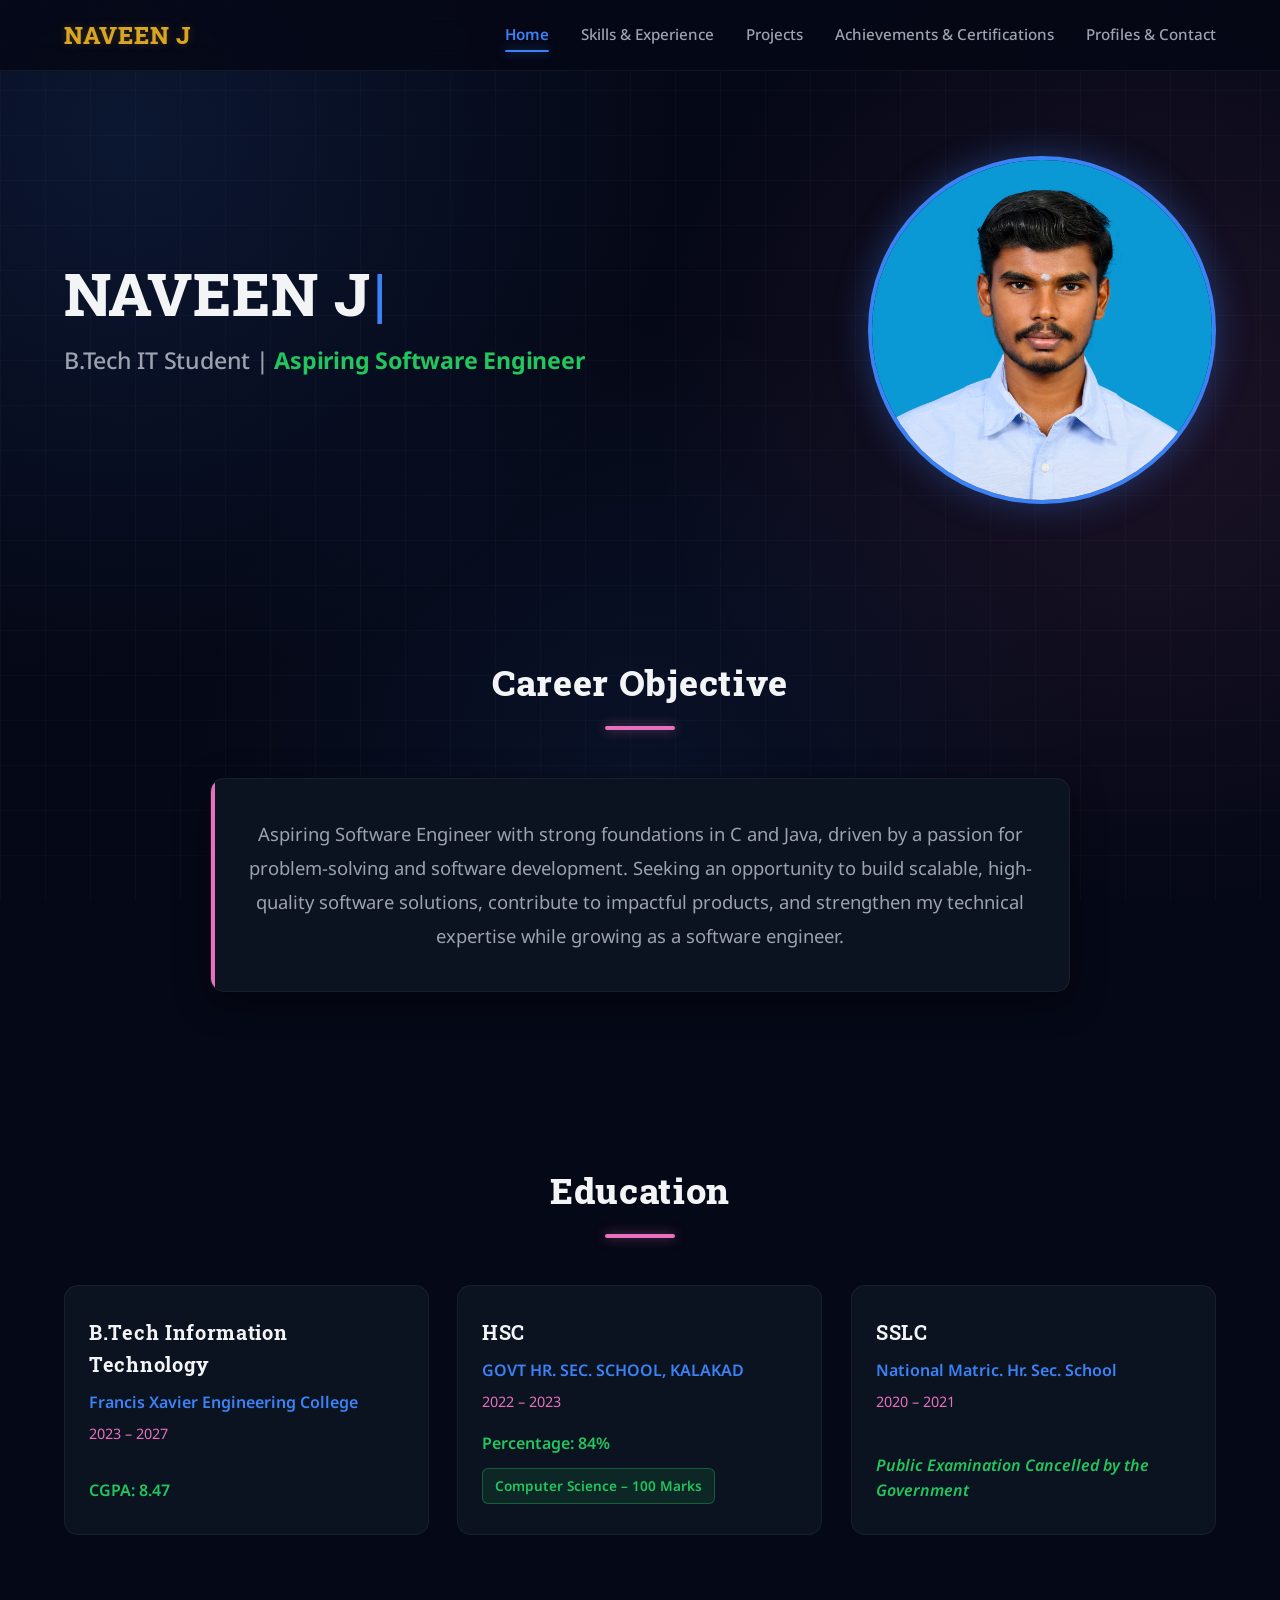
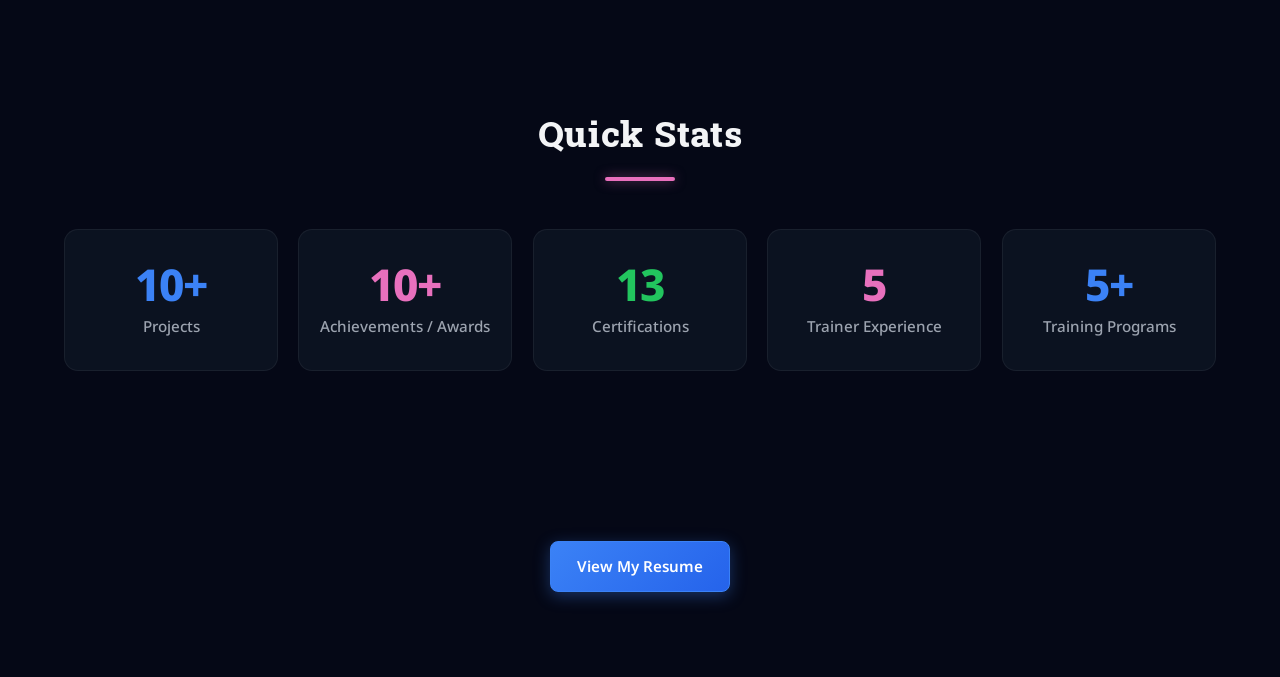
<file: index.html>
<!DOCTYPE html>
<html lang="en">

<head>
    <meta charset="UTF-8">
    <meta name="viewport" content="width=device-width, initial-scale=1.0">
    <title>NAVEEN J - Portfolio</title>
    <link rel="stylesheet" href="css/base.css">
    <link rel="stylesheet" href="css/pages.css">
    <link rel="stylesheet" href="css/responsive.css">
    <link rel="icon" type="image/png" href="assets/icons/favicon.png">
</head>

<body>

    <!-- Navigation -->
    <header class="site-header">
        <div class="container nav-container">
            <div class="logo">NAVEEN J</div>
            <nav class="main-nav">
                <ul class="nav-links">
                    <li><a href="index.html" class="active">Home</a></li>
                    <li><a href="skills.html">Skills & Experience</a></li>
                    <li><a href="projects.html">Projects</a></li>
                    <li><a href="achievements.html">Achievements & Certifications</a></li>
                    <li><a href="contact.html">Profiles & Contact</a></li>
                </ul>
            </nav>
            <button class="mobile-menu-btn" aria-label="Toggle menu">
                <span></span>
                <span></span>
                <span></span>
            </button>
        </div>
    </header>

    <!-- Main Content -->
    <main>

        <!-- Hero Section -->
        <section class="hero section">
            <div class="container hero-container">
                <div class="hero-content">
                    <h1>NAVEEN J</h1>
                    <h2 class="tagline">B.Tech IT Student | <span class="tagline-highlight">Aspiring Software Engineer</span></h2>
                </div>
                <div class="hero-image">
                    <div class="hero-image-wrapper">
                        <img src="assets/images/profile/profile.jpg" alt="Naveen J - Profile Photo">
                    </div>
                </div>
            </div>
        </section>

        <!-- Career Objective -->
        <section class="career-objective section bg-light">
            <div class="container">
                <h2 class="section-title">Career Objective</h2>
                <p class="objective-text">
                    Aspiring Software Engineer with strong foundations in C and Java, driven by a passion for
                    problem-solving and software development. Seeking an opportunity to build scalable, high-quality
                    software solutions, contribute to impactful products, and strengthen my technical expertise while
                    growing as a software engineer.
                </p>
            </div>
        </section>

        <!-- Education Section -->
        <section class="education section">
            <div class="container">
                <h2 class="section-title">Education</h2>
                <div class="education-grid">

                    <!-- UG -->
                    <div class="education-card">
                        <h3 class="degree">B.Tech Information Technology</h3>
                        <p class="institution">Francis Xavier Engineering College</p>
                        <p class="duration">2023 &ndash; 2027</p>
                        <p class="score">CGPA: 8.47</p>
                    </div>

                    <!-- HSC -->
                    <div class="education-card">
                        <h3 class="degree">HSC</h3>
                        <p class="institution">GOVT HR. SEC. SCHOOL, KALAKAD</p>
                        <p class="duration">2022 &ndash; 2023</p>
                        <p class="score">Percentage: 84%</p>
                        <p class="highlight-achievement">Computer Science &ndash; 100 Marks</p>
                    </div>

                    <!-- SSLC -->
                    <div class="education-card">
                        <h3 class="degree">SSLC</h3>
                        <p class="institution">National Matric. Hr. Sec. School</p>
                        <p class="duration">2020 &ndash; 2021</p>
                        <p class="score highlight-note">Public Examination Cancelled by the Government</p>
                    </div>

                </div>
            </div>
        </section>

        <!-- Quick Stats -->
        <section class="quick-stats section bg-light">
            <div class="container">
                <h2 class="section-title">Quick Stats</h2>
                <div class="stats-grid">
                    <div class="stat-card">
                        <span class="stat-value">10+</span>
                        <span class="stat-label">Projects</span>
                    </div>
                    <div class="stat-card">
                        <span class="stat-value">10+</span>
                        <span class="stat-label">Achievements / Awards</span>
                    </div>
                    <div class="stat-card">
                        <span class="stat-value">13</span>
                        <span class="stat-label">Certifications</span>
                    </div>
                    <div class="stat-card">
                        <span class="stat-value">5</span>
                        <span class="stat-label">Trainer Experience</span>
                    </div>
                    <div class="stat-card">
                        <span class="stat-value">5+</span>
                        <span class="stat-label">Training Programs</span>
                    </div>
                </div>
            </div>
        </section>

        <!-- Resume -->
        <section class="resume-section section">
            <div class="container text-center">
                <a href="assets/files/Naveen_J_Resume.pdf" class="btn btn-primary" target="_blank"
                    rel="noopener noreferrer">View My Resume</a>
            </div>
        </section>

    </main>

    <script src="js/main.js"></script>
</body>

</html>
</file>
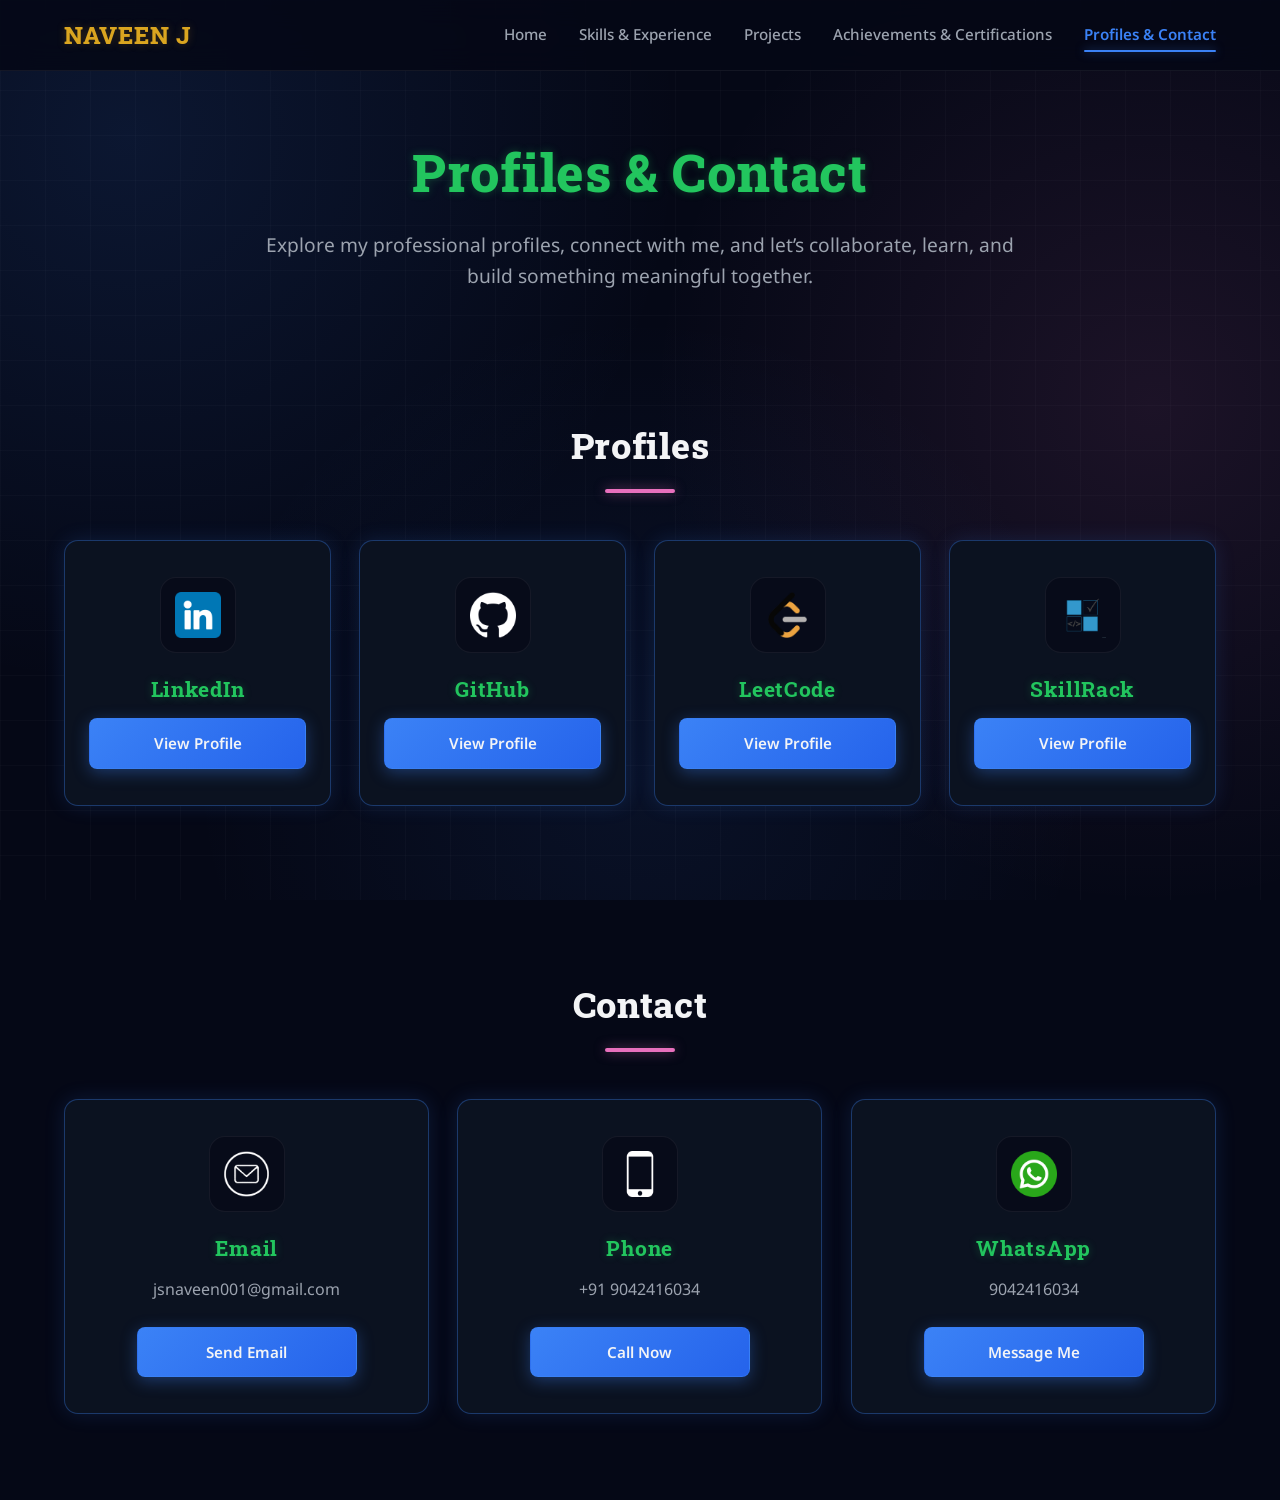
<file: contact.html>
<!DOCTYPE html>
<html lang="en">

<head>
    <meta charset="UTF-8">
    <meta name="viewport" content="width=device-width, initial-scale=1.0">
    <title>NAVEEN J - Portfolio</title>
    <link rel="stylesheet" href="css/base.css">
    <link rel="stylesheet" href="css/pages.css">
    <link rel="stylesheet" href="css/responsive.css">
    <link rel="icon" type="image/png" href="assets/icons/favicon.png">
</head>

<body>

    <!-- Navigation -->
    <header class="site-header">
        <div class="container nav-container">
            <div class="logo">NAVEEN J</div>
            <nav class="main-nav">
                <ul class="nav-links">
                    <li><a href="index.html">Home</a></li>
                    <li><a href="skills.html">Skills & Experience</a></li>
                    <li><a href="projects.html">Projects</a></li>
                    <li><a href="achievements.html">Achievements & Certifications</a></li>
                    <li><a href="contact.html" class="active">Profiles & Contact</a></li>
                </ul>
            </nav>
            <button class="mobile-menu-btn" aria-label="Toggle menu">
                <span></span>
                <span></span>
                <span></span>
            </button>
        </div>
    </header>

    <!-- Main Content -->
    <main>
        <!-- Page Hero -->
        <section class="page-hero section text-center">
            <div class="container">
                <h1 class="page-title">Profiles & Contact</h1>
                <p class="page-subtitle">Explore my professional profiles, connect with me, and let’s collaborate,
                    learn, and build something meaningful together.</p>
            </div>
        </section>

        <!-- Profiles Section -->
        <section class="contact-section section bg-light">
            <div class="container">
                <h2 class="section-title">Profiles</h2>
                <div class="profiles-grid">

                    <!-- LinkedIn -->
                    <div class="contact-card">
                        <div class="contact-logo">
                            <img src="assets/images/contact/linkedin.png" alt="LinkedIn">
                        </div>
                        <h3 class="contact-title">LinkedIn</h3>
                        <a href="https://www.linkedin.com/in/naveen-j-programmer/" class="btn btn-primary btn-outline"
                            target="_blank" rel="noopener noreferrer">View Profile</a>
                    </div>

                    <!-- GitHub -->
                    <div class="contact-card">
                        <div class="contact-logo">
                            <img src="assets/images/contact/github.png" alt="GitHub">
                        </div>
                        <h3 class="contact-title">GitHub</h3>
                        <a href="https://github.com/Naveen-4-7" class="btn btn-primary btn-outline" target="_blank"
                            rel="noopener noreferrer">View Profile</a>
                    </div>

                    <!-- LeetCode -->
                    <div class="contact-card">
                        <div class="contact-logo">
                            <img src="assets/images/contact/leetcode.png" alt="LeetCode">
                        </div>
                        <h3 class="contact-title">LeetCode</h3>
                        <a href="https://leetcode.com/u/Naveen_4_7/" class="btn btn-primary btn-outline" target="_blank"
                            rel="noopener noreferrer">View Profile</a>
                    </div>

                    <!-- SkillRack -->
                    <div class="contact-card">
                        <div class="contact-logo">
                            <img src="assets/images/contact/skillrack.png" alt="SkillRack">
                        </div>
                        <h3 class="contact-title">SkillRack</h3>
                        <a href="http://www.skillrack.com/profile/521628/68ed4f095ef18bbd21da5404f94e5338b812086a"
                            class="btn btn-primary btn-outline" target="_blank" rel="noopener noreferrer">View
                            Profile</a>
                    </div>

                </div>
            </div>
        </section>

        <!-- Contact Methods Section -->
        <section class="contact-section section">
            <div class="container">
                <h2 class="section-title">Contact</h2>
                <div class="contact-grid">

                    <!-- Email -->
                    <div class="contact-card">
                        <div class="contact-logo">
                            <img src="assets/images/contact/email.png" alt="Email">
                        </div>
                        <h3 class="contact-title">Email</h3>
                        <p class="contact-detail">jsnaveen001@gmail.com</p>
                        <a href="mailto:jsnaveen001@gmail.com" class="btn btn-primary btn-outline">Send Email</a>
                    </div>

                    <!-- Phone -->
                    <div class="contact-card">
                        <div class="contact-logo">
                            <img src="assets/images/contact/phone.png" alt="Phone">
                        </div>
                        <h3 class="contact-title">Phone</h3>
                        <p class="contact-detail">+91 9042416034</p>
                        <a href="tel:+919042416034" class="btn btn-primary btn-outline">Call Now</a>
                    </div>

                    <!-- WhatsApp -->
                    <div class="contact-card">
                        <div class="contact-logo">
                            <img src="assets/images/contact/whatsapp.png" alt="WhatsApp">
                        </div>
                        <h3 class="contact-title">WhatsApp</h3>
                        <p class="contact-detail">9042416034</p>
                        <a href="https://wa.me/919042416034" class="btn btn-primary btn-outline" target="_blank"
                            rel="noopener noreferrer">Message Me</a>
                    </div>

                </div>
            </div>
        </section>

    </main>

    <script src="js/main.js"></script>
</body>

</html>
</file>
<file: css/base.css>
@import url('https://fonts.googleapis.com/css2?family=Noto+Sans:ital,wght@0,400;0,500;0,600;0,700;1,400&family=Roboto+Slab:wght@700;800;900&display=swap');

/* Base styles and variables - Dark Premium Software Engineer Theme */
:root {
    --primary-color: #3B82F6;
    --primary-hover: #2563EB;
    
    /* Core Accent Palette */
    --accent-blue: #3B82F6;
    --accent-green: #22C55E;
    --accent-rose: #E870BD;
    --accent-pink: #E870BD;
    --accent-lotus: #E870BD;
    --accent-cyan: #06B6D4;
    --accent-purple: #A855F7;

    /* Background Surface Hierarchy */
    --bg-color: #050816;
    --bg-card: #0B1220;
    --bg-card-hover: #111A2E;
    --bg-glass: rgba(11, 18, 32, 0.75);
    
    /* Typography Colors */
    --text-color: #F3F4F6;
    --text-light: #9CA3AF;
    --text-muted: #6B7280;
    
    /* Border System */
    --border-color: rgba(255, 255, 255, 0.06);
    --border-strong: rgba(59, 130, 246, 0.35);
    --border-rose: rgba(232, 112, 189, 0.35);
    --border-green: rgba(34, 197, 94, 0.35);
    
    /* Font System */
    --font-family: 'Noto Sans', -apple-system, BlinkMacSystemFont, 'Segoe UI', Roboto, Helvetica, Arial, sans-serif;
    --font-serif: 'Roboto Slab', serif;
    --font-code: 'JetBrains Mono', 'Fira Code', 'Courier New', monospace;
    
    --border-radius: 14px;
    --border-radius-sm: 8px;
    --border-radius-pill: 50px;
    --transition: 0.3s cubic-bezier(0.16, 1, 0.3, 1);
    
    /* Glow System */
    --glow-blue: 0 0 25px rgba(59, 130, 246, 0.3);
    --glow-green: 0 0 25px rgba(34, 197, 94, 0.3);
    --glow-rose: 0 0 25px rgba(232, 112, 189, 0.3);
    --glow-lotus: 0 0 25px rgba(232, 112, 189, 0.3);
    --glow-combined: 0 0 30px rgba(59, 130, 246, 0.2), 0 0 30px rgba(232, 112, 189, 0.15);
}

* {
    margin: 0;
    padding: 0;
    box-sizing: border-box;
}

html {
    scroll-behavior: smooth;
}

body {
    font-family: var(--font-family);
    color: var(--text-color);
    background-color: var(--bg-color);
    line-height: 1.6;
    overflow-x: hidden;
    position: relative;
    min-height: 100vh;
    /* Subtle developer grid & ambient glow overlay */
    background-image: 
        radial-gradient(circle at 10% 15%, rgba(59, 130, 246, 0.12) 0%, transparent 40%),
        radial-gradient(circle at 90% 45%, rgba(232, 112, 189, 0.1) 0%, transparent 40%),
        radial-gradient(circle at 50% 85%, rgba(59, 130, 246, 0.08) 0%, transparent 45%),
        linear-gradient(to right, rgba(255, 255, 255, 0.02) 1px, transparent 1px),
        linear-gradient(to bottom, rgba(255, 255, 255, 0.02) 1px, transparent 1px);
    background-size: 100% 100%, 100% 100%, 100% 100%, 45px 45px, 45px 45px;
    background-attachment: fixed;
}

a {
    text-decoration: none;
    color: inherit;
    transition: color var(--transition), border-color var(--transition), box-shadow var(--transition);
}

ul {
    list-style: none;
}

img {
    max-width: 100%;
    height: auto;
    display: block;
}

.container {
    width: 90%;
    max-width: 1200px;
    margin: 0 auto;
}

.section {
    padding: 85px 0;
    position: relative;
}

.bg-light {
    background-color: transparent;
}

.text-center {
    text-align: center;
}

/* SECTION TITLE - Solid Rose/Pink Underline System */
.section-title {
    font-family: 'Roboto Slab', serif;
    font-size: 2.25rem;
    font-weight: 800;
    margin: 0 auto 48px auto;
    text-align: center;
    color: var(--text-color);
    letter-spacing: 0.7px;
    position: relative;
    width: 100%;
    display: block;
}

.section-title::after {
    content: '';
    display: block;
    width: 70px;
    height: 4px;
    background: #E870BD;
    margin: 14px auto 0 auto;
    border-radius: 4px;
    box-shadow: 0 0 12px rgba(232, 112, 189, 0.5);
}

/* Button System */
.btn {
    display: inline-flex;
    align-items: center;
    justify-content: center;
    gap: 8px;
    padding: 12px 26px;
    border-radius: var(--border-radius-sm);
    font-weight: 600;
    font-size: 0.95rem;
    cursor: pointer;
    transition: all var(--transition);
    border: 1px solid transparent;
    outline: none;
    user-select: none;
}

.btn-primary {
    background: linear-gradient(135deg, var(--accent-blue), #2563EB);
    color: #ffffff;
    border-color: var(--accent-blue);
    box-shadow: 0 4px 16px rgba(59, 130, 246, 0.35);
}

.btn-primary:hover {
    background: linear-gradient(135deg, #2563EB, #1D4ED8);
    border-color: #2563EB;
    transform: translateY(-2px);
    box-shadow: 0 8px 25px rgba(59, 130, 246, 0.5);
}

.btn-primary:active {
    transform: translateY(0);
    box-shadow: 0 2px 10px rgba(59, 130, 246, 0.3);
}

.btn-outline {
    background-color: rgba(11, 18, 32, 0.7);
    color: var(--text-color);
    border-color: rgba(59, 130, 246, 0.4);
    backdrop-filter: blur(8px);
}

.btn-outline:hover {
    background-color: rgba(59, 130, 246, 0.18);
    border-color: var(--accent-blue);
    color: #ffffff;
    transform: translateY(-2px);
    box-shadow: var(--glow-blue);
}

.btn-rose-outline {
    background-color: rgba(11, 18, 32, 0.7);
    color: var(--text-color);
    border-color: rgba(232, 112, 189, 0.4);
    backdrop-filter: blur(8px);
}

.btn-rose-outline:hover {
    background-color: rgba(232, 112, 189, 0.18);
    border-color: var(--accent-rose);
    color: #ffffff;
    transform: translateY(-2px);
    box-shadow: var(--glow-rose);
}

/* Scroll Reveal Classes */
.reveal-item {
    opacity: 0;
    transform: translateY(24px);
    transition: opacity 0.7s cubic-bezier(0.16, 1, 0.3, 1), transform 0.7s cubic-bezier(0.16, 1, 0.3, 1);
    will-change: opacity, transform;
}

.reveal-item.in-view {
    opacity: 1;
    transform: translateY(0);
}

/* Respect Reduced Motion Settings */
@media (prefers-reduced-motion: reduce) {
    *, ::before, ::after {
        animation-duration: 0.01ms !important;
        animation-iteration-count: 1 !important;
        transition-duration: 0.01ms !important;
        scroll-behavior: auto !important;
    }
    
    .reveal-item {
        opacity: 1 !important;
        transform: none !important;
    }
}
</file>
<file: css/pages.css>
/* Navigation Header */
.site-header {
    background-color: rgba(5, 8, 22, 0.85);
    backdrop-filter: blur(14px);
    -webkit-backdrop-filter: blur(14px);
    border-bottom: 1px solid var(--border-color);
    position: sticky;
    top: 0;
    z-index: 100;
    transition: background-color var(--transition), border-color var(--transition);
}

.nav-container {
    display: flex;
    justify-content: space-between;
    align-items: center;
    height: 70px;
}

.logo {
    font-family: 'Roboto Slab', serif;
    font-size: 1.5rem;
    font-weight: 800;
    color: #DAA520;
    letter-spacing: 0.7px;
    text-transform: uppercase;
    display: flex;
    align-items: center;
    gap: 6px;
    text-shadow: 0 0 8px rgba(218, 165, 32, 0.25);
}

.nav-links {
    display: flex;
    gap: 32px;
}

.nav-links a {
    font-weight: 500;
    font-size: 0.95rem;
    color: var(--text-light);
    position: relative;
    padding: 6px 0;
    transition: color var(--transition);
}

.nav-links a:hover {
    color: var(--text-color);
}

.nav-links a.active {
    color: var(--accent-blue);
    font-weight: 600;
}

.nav-links a.active::after {
    content: '';
    position: absolute;
    bottom: -2px;
    left: 0;
    width: 100%;
    height: 2px;
    background: var(--accent-blue);
    border-radius: 2px;
    box-shadow: 0 0 10px rgba(59, 130, 246, 0.6);
}

.mobile-menu-btn {
    display: none;
    background: none;
    border: none;
    cursor: pointer;
    padding: 5px;
}

.mobile-menu-btn span {
    display: block;
    width: 25px;
    height: 3px;
    background-color: var(--text-color);
    margin: 5px 0;
    border-radius: 2px;
    transition: transform var(--transition), opacity var(--transition);
}

/* Hero Section */
.hero {
    padding: 85px 0 65px;
    position: relative;
}

.hero-container {
    display: flex;
    align-items: center;
    justify-content: space-between;
    gap: 48px;
}

.hero-content {
    flex: 1;
}

.hero-content h1 {
    font-family: 'Roboto Slab', serif;
    font-size: 3.75rem;
    font-weight: 800;
    line-height: 1.1;
    margin-bottom: 12px;
    color: var(--text-color);
    letter-spacing: 0.7px;
    min-height: 4.5rem; /* Ensures stability during typewriter animation */
}

/* Typing cursor indicator */
.typewriter-cursor {
    display: inline-block;
    color: var(--accent-blue);
    font-weight: 400;
    animation: cursorBlink 1s infinite;
    margin-left: 2px;
}

@keyframes cursorBlink {
    0%, 100% { opacity: 1; }
    50% { opacity: 0; }
}

/* Hero Tagline Role Highlight */
.tagline {
    font-size: 1.45rem;
    color: var(--text-light);
    font-weight: 500;
    margin-bottom: 24px;
    letter-spacing: -0.01em;
    line-height: 1.4;
}

.tagline-highlight {
    color: #22C55E;
    font-weight: 700;
    display: inline-block;
    position: relative;
    background: none;
    -webkit-background-clip: initial;
    -webkit-text-fill-color: initial;
}

.hero-image {
    flex: 1;
    display: flex;
    justify-content: flex-end;
    position: relative;
}

.hero-image-wrapper {
    position: relative;
    padding: 4px;
    border-radius: 50%;
    background: var(--accent-blue);
    box-shadow: 0 0 35px rgba(59, 130, 246, 0.35);
    transition: transform 0.5s cubic-bezier(0.16, 1, 0.3, 1), box-shadow 0.5s ease;
}

.hero-image-wrapper:hover {
    transform: scale(1.03);
    box-shadow: 0 0 50px rgba(59, 130, 246, 0.5);
}

.hero-image img {
    width: 340px;
    height: 340px;
    border-radius: 50%;
    object-fit: cover;
    object-position: center 45%;
    display: block;
    background-color: var(--bg-card);
}

/* Career Objective / About Section */
.career-objective {
    position: relative;
}

.objective-text {
    font-size: 1.15rem;
    line-height: 1.85;
    max-width: 860px;
    margin: 0 auto;
    text-align: center;
    color: var(--text-light);
    background-color: var(--bg-card);
    border: 1px solid var(--border-color);
    border-radius: var(--border-radius);
    padding: 38px 32px;
    box-shadow: 0 10px 35px rgba(0, 0, 0, 0.4);
    position: relative;
    overflow: hidden;
}

.objective-text::before {
    content: '';
    position: absolute;
    top: 0;
    left: 0;
    width: 4px;
    height: 100%;
    background: #E870BD;
}

/* Education Section */
.education .section-title::after {
    background: #E870BD;
    box-shadow: 0 0 12px rgba(232, 112, 189, 0.5);
}

.education-grid {
    display: grid;
    grid-template-columns: repeat(3, 1fr);
    gap: 28px;
}

.education-card {
    background-color: var(--bg-card);
    border: 1px solid var(--border-color);
    border-radius: var(--border-radius);
    padding: 30px 24px;
    text-align: left;
    display: flex;
    flex-direction: column;
    transition: transform var(--transition), border-color var(--transition), box-shadow var(--transition);
    position: relative;
}

.education-card:hover {
    transform: translateY(-6px);
    border-color: rgba(59, 130, 246, 0.45);
    box-shadow: 0 14px 35px rgba(0, 0, 0, 0.45), var(--glow-blue);
}

.education-card .degree {
    font-family: 'Roboto Slab', serif;
    font-size: 1.25rem;
    font-weight: 700;
    margin-bottom: 10px;
    color: var(--text-color);
    letter-spacing: 0.7px;
}

.education-card .institution {
    font-weight: 600;
    color: var(--accent-blue);
    margin-bottom: 6px;
}

.education-card .duration {
    color: #E870BD;
    margin-bottom: 18px;
    font-size: 0.9rem;
    font-family: var(--font-family);
}

.education-card .score {
    margin-top: auto;
    font-weight: 600;
    color: #22C55E;
}

.highlight-achievement {
    margin-top: 12px;
    background-color: rgba(34, 197, 94, 0.12);
    color: #22C55E;
    border: 1px solid rgba(34, 197, 94, 0.35);
    padding: 6px 12px;
    border-radius: 6px;
    font-size: 0.85rem;
    font-weight: 600;
    display: inline-block;
    align-self: flex-start;
}

.highlight-note {
    color: #22C55E;
    font-style: italic;
    font-weight: normal;
}

/* Quick Stats Section */
.stats-grid {
    display: grid;
    grid-template-columns: repeat(5, 1fr);
    gap: 20px;
}

.stat-card {
    background-color: var(--bg-card);
    border: 1px solid var(--border-color);
    border-radius: var(--border-radius);
    padding: 32px 16px;
    text-align: center;
    display: flex;
    flex-direction: column;
    justify-content: center;
    transition: transform var(--transition), border-color var(--transition), box-shadow var(--transition);
    position: relative;
    overflow: hidden;
}

.stat-card:nth-child(1):hover,
.stat-card:nth-child(5):hover {
    border-color: rgba(59, 130, 246, 0.5);
    box-shadow: 0 10px 25px rgba(0, 0, 0, 0.35), var(--glow-blue);
}

.stat-card:nth-child(2):hover,
.stat-card:nth-child(4):hover {
    border-color: rgba(232, 112, 189, 0.5);
    box-shadow: 0 10px 25px rgba(0, 0, 0, 0.35), var(--glow-rose);
}

.stat-card:nth-child(3):hover {
    border-color: rgba(34, 197, 94, 0.5);
    box-shadow: 0 10px 25px rgba(0, 0, 0, 0.35), var(--glow-green);
}

.stat-card:hover {
    transform: translateY(-6px);
}

.stat-value {
    font-size: 2.75rem;
    font-weight: 800;
    display: block;
    margin-bottom: 8px;
    line-height: 1;
    letter-spacing: -0.02em;
}

/* Exact requested color order: 1->Blue, 2->Lotus Pink, 3->Green, 4->Lotus Pink, 5->Blue */
.stat-card:nth-child(1) .stat-value,
.stat-card:nth-child(5) .stat-value {
    color: #3B82F6;
}

.stat-card:nth-child(2) .stat-value,
.stat-card:nth-child(4) .stat-value {
    color: #E870BD;
}

.stat-card:nth-child(3) .stat-value {
    color: #22C55E;
}

.stat-label {
    font-size: 0.95rem;
    color: var(--text-light);
    font-weight: 500;
}

/* ==================================================
   SKILLS PAGE STYLES
   ================================================== */

.page-hero {
    padding: 60px 0 40px;
    text-align: center;
}

.page-title {
    font-family: 'Roboto Slab', serif;
    font-size: 3.25rem;
    font-weight: 800;
    margin-bottom: 16px;
    color: #22C55E;
    text-shadow: 0 0 10px rgba(34, 197, 94, 0.30);
    letter-spacing: 0.7px;
}

.page-subtitle {
    font-size: 1.2rem;
    color: var(--text-light);
    max-width: 750px;
    margin: 0 auto;
    line-height: 1.6;
}

/* Skill Grid */
.skill-grid {
    display: grid;
    grid-template-columns: repeat(auto-fit, minmax(280px, 1fr));
    gap: 28px;
}

.skill-card {
    background-color: var(--bg-card);
    border: 1px solid rgba(59, 130, 246, 0.35);
    border-radius: var(--border-radius);
    padding: 32px 24px;
    text-align: center;
    box-shadow: 0 0 20px rgba(59, 130, 246, 0.15);
    transition: transform var(--transition), border-color var(--transition), box-shadow var(--transition);
}

.skill-card:hover {
    transform: translateY(-5px);
    border-color: #3B82F6;
    background-color: var(--bg-card-hover);
    box-shadow: 0 0 30px rgba(59, 130, 246, 0.30);
}

.image-wrapper {
    width: 85%;
    aspect-ratio: 16 / 9;
    margin: 0 auto 22px;
    display: flex;
    align-items: center;
    justify-content: center;
    overflow: hidden;
    border-radius: 10px;
    background-color: rgba(5, 8, 22, 0.6);
    border: 1px solid rgba(255, 255, 255, 0.04);
    padding: 12px;
}

.image-wrapper img {
    max-width: 100%;
    max-height: 100%;
    object-fit: contain;
    border-radius: 6px;
    transition: transform var(--transition);
}

.skill-card:hover .image-wrapper img {
    transform: scale(1.05);
}

.skill-name {
    font-family: 'Roboto Slab', serif;
    font-size: 1.3rem;
    font-weight: 700;
    margin-bottom: 12px;
    color: #22C55E;
    text-shadow: 0 0 8px rgba(34, 197, 94, 0.30);
    letter-spacing: 0.7px;
    transition: text-shadow var(--transition);
}

.skill-card:hover .skill-name {
    text-shadow: 0 0 10px rgba(34, 197, 94, 0.45);
}

.skill-desc {
    color: var(--text-light);
    font-size: 0.95rem;
    line-height: 1.5;
}

/* Strength Grid */
.strength-grid {
    display: grid;
    grid-template-columns: repeat(auto-fit, minmax(220px, 1fr));
    gap: 20px;
}

.strength-card {
    background-color: var(--bg-card);
    border: 1px solid rgba(59, 130, 246, 0.35);
    border-left: 4px solid #E870BD;
    border-radius: var(--border-radius);
    padding: 22px;
    text-align: center;
    box-shadow: 0 0 20px rgba(59, 130, 246, 0.15);
    transition: transform var(--transition), border-color var(--transition), box-shadow var(--transition);
    display: flex;
    align-items: center;
    justify-content: center;
    min-height: 85px;
}

.strength-card:hover {
    transform: translateY(-5px);
    border-color: #3B82F6;
    border-left-color: #E870BD;
    box-shadow: 0 0 30px rgba(59, 130, 246, 0.30);
}

.strength-name {
    font-family: 'Roboto Slab', serif;
    font-size: 1.15rem;
    font-weight: 600;
    color: #22C55E;
    text-shadow: 0 0 8px rgba(34, 197, 94, 0.30);
    letter-spacing: 0.7px;
    margin: 0;
    transition: text-shadow var(--transition);
}

.strength-card:hover .strength-name {
    text-shadow: 0 0 10px rgba(34, 197, 94, 0.45);
}

/* Experience Cards */
.experience-grid {
    display: flex;
    flex-direction: column;
    gap: 36px;
}

.experience-card {
    display: flex;
    background-color: var(--bg-card);
    border: 1px solid rgba(59, 130, 246, 0.35);
    border-radius: var(--border-radius);
    overflow: hidden;
    box-shadow: 0 0 20px rgba(59, 130, 246, 0.15);
    transition: transform var(--transition), border-color var(--transition), box-shadow var(--transition);
}

.experience-card:hover {
    transform: translateY(-5px);
    border-color: #3B82F6;
    box-shadow: 0 0 30px rgba(59, 130, 246, 0.30);
}

.experience-image {
    flex: 0 0 300px;
    position: relative;
    overflow: hidden;
}

.experience-image img {
    width: 100%;
    height: 100%;
    object-fit: cover;
    transition: transform var(--transition);
}

.experience-card:hover .experience-image img {
    transform: scale(1.04);
}

.experience-content {
    padding: 32px;
    flex: 1;
    display: flex;
    flex-direction: column;
    align-items: flex-start;
}

.exp-title {
    font-family: 'Roboto Slab', serif;
    font-size: 1.5rem;
    font-weight: 700;
    color: #22C55E;
    text-shadow: 0 0 8px rgba(34, 197, 94, 0.30);
    letter-spacing: 0.7px;
    margin-bottom: 6px;
    transition: text-shadow var(--transition);
}

.experience-card:hover .exp-title {
    text-shadow: 0 0 10px rgba(34, 197, 94, 0.45);
}

.exp-org {
    font-size: 1.1rem;
    font-weight: 600;
    color: var(--accent-blue);
    margin-bottom: 14px;
}

.exp-role {
    color: var(--text-light);
    margin-bottom: 6px;
    font-weight: 500;
}

.exp-meta {
    display: flex;
    flex-wrap: wrap;
    gap: 12px;
    margin: 16px 0 24px;
    color: #E870BD;
    font-size: 0.88rem;
}

.exp-meta span {
    background-color: rgba(232, 112, 189, 0.08);
    border: 1px solid rgba(232, 112, 189, 0.35);
    color: #E870BD;
    padding: 5px 14px;
    border-radius: 20px;
    font-family: var(--font-family);
}

.exp-meta strong {
    font-weight: 600;
}

/* ==================================================
   PROJECTS PAGE STYLES
   ================================================== */

.projects-hero .page-subtitle {
    max-width: 920px;
}

.own-code-note {
    font-size: 1rem;
    color: var(--text-light);
    margin-bottom: 40px;
    display: flex;
    align-items: center;
    justify-content: center;
    flex-wrap: wrap;
    gap: 10px;
}

.own-code-pill {
    background: rgba(232, 112, 189, 0.15);
    border: 1px solid rgba(232, 112, 189, 0.4);
    color: var(--accent-rose);
    font-size: 0.75rem;
    font-weight: 700;
    padding: 4px 10px;
    border-radius: 12px;
    letter-spacing: 0.03em;
    box-shadow: 0 0 12px rgba(232, 112, 189, 0.3);
}

.project-grid {
    display: grid;
    grid-template-columns: repeat(auto-fit, minmax(300px, 1fr));
    gap: 30px;
}

.project-card {
    background-color: var(--bg-card);
    border: 1px solid rgba(59, 130, 246, 0.35);
    border-radius: var(--border-radius);
    padding: 24px;
    display: flex;
    flex-direction: column;
    box-shadow: 0 0 20px rgba(59, 130, 246, 0.15);
    transition: transform var(--transition), border-color var(--transition), box-shadow var(--transition);
}

.project-card:hover {
    transform: translateY(-5px);
    border-color: #3B82F6;
    box-shadow: 0 0 30px rgba(59, 130, 246, 0.30);
}

.project-image {
    width: 100%;
    aspect-ratio: 16 / 9;
    margin-bottom: 20px;
    border-radius: var(--border-radius-sm);
    position: relative;
    overflow: hidden;
    background-color: rgba(5, 8, 22, 0.6);
    border: 1px solid rgba(255, 255, 255, 0.04);
}

.project-image img {
    width: 100%;
    height: 100%;
    object-fit: cover;
    border-radius: var(--border-radius-sm);
    transition: transform var(--transition);
}

.project-card:hover .project-image img {
    transform: scale(1.04);
}

.own-code-badge {
    position: absolute;
    top: 12px;
    right: 12px;
    background: rgba(11, 18, 32, 0.85);
    backdrop-filter: blur(8px);
    border: 1px solid rgba(232, 112, 189, 0.5);
    color: var(--accent-rose);
    font-size: 0.75rem;
    font-weight: 700;
    padding: 5px 12px;
    border-radius: 20px;
    z-index: 2;
    box-shadow: 0 0 12px rgba(232, 112, 189, 0.35), 0 4px 12px rgba(0, 0, 0, 0.4);
}

.project-content {
    display: flex;
    flex-direction: column;
    flex: 1;
}

.project-title {
    font-family: 'Roboto Slab', serif;
    font-size: 1.3rem;
    font-weight: 700;
    color: #22C55E;
    text-shadow: 0 0 8px rgba(34, 197, 94, 0.30);
    letter-spacing: 0.7px;
    margin-bottom: 12px;
    line-height: 1.4;
    transition: text-shadow var(--transition);
}

.project-card:hover .project-title {
    text-shadow: 0 0 10px rgba(34, 197, 94, 0.45);
}

.project-tech {
    color: var(--text-light);
    font-size: 0.95rem;
    margin-bottom: 24px;
    flex: 1;
    line-height: 1.5;
}

.project-tech strong {
    color: var(--accent-blue);
}

.project-links {
    display: flex;
    flex-wrap: wrap;
    gap: 10px;
}

.project-links .btn {
    padding: 9px 14px;
    font-size: 0.88rem;
    flex: 1;
    text-align: center;
    min-width: 80px;
}

/* ==================================================
   ACHIEVEMENTS & CERTIFICATIONS PAGE STYLES
   ================================================== */

.achievements-hero .page-subtitle {
    max-width: 980px;
}

.achievement-grid,
.cert-grid {
    display: grid;
    grid-template-columns: repeat(auto-fit, minmax(300px, 1fr));
    gap: 30px;
}

.achievement-card {
    background-color: var(--bg-card);
    border: 1px solid rgba(59, 130, 246, 0.35);
    border-radius: var(--border-radius);
    padding: 24px;
    display: flex;
    flex-direction: column;
    box-shadow: 0 0 20px rgba(59, 130, 246, 0.15);
    transition: transform var(--transition), border-color var(--transition), box-shadow var(--transition);
}

.achievement-card:hover {
    transform: translateY(-5px);
    border-color: #3B82F6;
    box-shadow: 0 0 30px rgba(59, 130, 246, 0.30);
}

/* Certificate Cards - Blue Outline with Hover Glow */
.cert-card {
    background-color: var(--bg-card);
    border: 1px solid rgba(59, 130, 246, 0.35);
    border-radius: var(--border-radius);
    padding: 24px;
    display: flex;
    flex-direction: column;
    box-shadow: 0 0 20px rgba(59, 130, 246, 0.15);
    transition: transform var(--transition), border-color var(--transition), box-shadow var(--transition);
}

.cert-card:hover {
    transform: translateY(-5px);
    border-color: #3B82F6;
    box-shadow: 0 0 30px rgba(59, 130, 246, 0.30);
}

.achievement-image,
.cert-image {
    width: 100%;
    aspect-ratio: 16 / 9;
    margin-bottom: 20px;
    border-radius: var(--border-radius-sm);
    position: relative;
    overflow: hidden;
    cursor: pointer;
    background-color: rgba(5, 8, 22, 0.6);
    border: 1px solid rgba(255, 255, 255, 0.04);
}

.achievement-image img,
.cert-image img {
    width: 100%;
    height: 100%;
    object-fit: cover;
    border-radius: var(--border-radius-sm);
    transition: transform var(--transition);
}

.achievement-card:hover .achievement-image img,
.cert-card:hover .cert-image img {
    transform: scale(1.05);
}

.achievement-content,
.cert-content {
    display: flex;
    flex-direction: column;
    flex: 1;
}

.achievement-title,
.cert-title {
    font-family: 'Roboto Slab', serif;
    font-size: 1.3rem;
    font-weight: 700;
    color: #22C55E;
    text-shadow: 0 0 8px rgba(34, 197, 94, 0.30);
    letter-spacing: 0.7px;
    margin-bottom: 12px;
    line-height: 1.4;
    transition: text-shadow var(--transition);
}

.achievement-card:hover .achievement-title,
.cert-card:hover .cert-title {
    text-shadow: 0 0 10px rgba(34, 197, 94, 0.45);
}

.achievement-desc {
    color: var(--text-light);
    font-size: 0.95rem;
    margin-bottom: 16px;
    line-height: 1.5;
}

.achievement-desc:last-of-type {
    margin-bottom: 24px;
    flex: 1;
}

.cert-issuer {
    color: #E870BD;
    font-weight: 600;
    font-size: 0.95rem;
    margin-bottom: 24px;
    flex: 1;
}

.achievement-links,
.cert-links {
    display: flex;
    flex-wrap: wrap;
    gap: 10px;
}

/* Lightbox Styles */
.previewable-image {
    cursor: pointer;
}

.lightbox-overlay {
    position: fixed;
    top: 0;
    left: 0;
    width: 100%;
    height: 100%;
    background-color: rgba(5, 8, 22, 0.95);
    backdrop-filter: blur(16px);
    -webkit-backdrop-filter: blur(16px);
    z-index: 1000;
    display: none;
    align-items: center;
    justify-content: center;
    opacity: 0;
    transition: opacity 0.3s ease;
}

.lightbox-overlay.active {
    display: flex;
    opacity: 1;
}

.lightbox-content-wrapper {
    width: 90%;
    max-width: 1100px;
    height: 85%;
    display: flex;
    align-items: center;
    justify-content: center;
    position: relative;
}

.lightbox-image {
    max-width: 100%;
    max-height: 100%;
    object-fit: contain;
    border-radius: 12px;
    border: 1px solid rgba(255, 255, 255, 0.1);
    box-shadow: 0 20px 50px rgba(0, 0, 0, 0.8), var(--glow-rose);
    user-select: none;
}

.lightbox-close {
    position: absolute;
    top: 24px;
    right: 32px;
    width: 44px;
    height: 44px;
    border-radius: 50%;
    background-color: rgba(255, 255, 255, 0.1);
    cursor: pointer;
    z-index: 1001;
    transition: background-color 0.3s ease;
    font-size: 0;
    color: transparent;
    box-sizing: border-box;
}

.lightbox-close:hover {
    background-color: rgba(232, 112, 189, 0.25);
}

.lightbox-close::before,
.lightbox-close::after {
    content: '';
    position: absolute;
    top: 50%;
    left: 50%;
    width: 18px;
    height: 2.5px;
    background-color: #ffffff;
    border-radius: 2px;
    transform-origin: center center;
    transition: background-color 0.3s ease, transform 0.3s ease;
}

.lightbox-close::before {
    transform: translate(-50%, -50%) rotate(45deg);
}

.lightbox-close::after {
    transform: translate(-50%, -50%) rotate(-45deg);
}

.lightbox-close:hover::before {
    background-color: #E870BD;
    transform: translate(-50%, -50%) rotate(135deg);
}

.lightbox-close:hover::after {
    background-color: #E870BD;
    transform: translate(-50%, -50%) rotate(45deg);
}

/* ==================================================
   CONTACT PAGE STYLES
   ================================================== */

.profiles-grid {
    display: grid;
    grid-template-columns: repeat(auto-fit, minmax(240px, 1fr));
    gap: 28px;
}

.contact-grid {
    display: grid;
    grid-template-columns: repeat(auto-fit, minmax(280px, 1fr));
    gap: 28px;
}

.contact-card {
    background-color: var(--bg-card);
    border: 1px solid rgba(59, 130, 246, 0.35);
    border-radius: var(--border-radius);
    padding: 36px 24px;
    display: flex;
    flex-direction: column;
    align-items: center;
    text-align: center;
    box-shadow: 0 0 20px rgba(59, 130, 246, 0.15);
    transition: transform var(--transition), border-color var(--transition), box-shadow var(--transition);
}

.contact-card:hover {
    transform: translateY(-5px);
    border-color: #3B82F6;
    box-shadow: 0 0 30px rgba(59, 130, 246, 0.30);
}

.contact-logo {
    width: 76px;
    height: 76px;
    margin-bottom: 20px;
    display: flex;
    align-items: center;
    justify-content: center;
    background-color: rgba(5, 8, 22, 0.6);
    border-radius: 16px;
    padding: 14px;
    border: 1px solid rgba(255, 255, 255, 0.06);
    transition: transform var(--transition);
}

.contact-card:hover .contact-logo {
    transform: scale(1.08);
}

.contact-logo img {
    width: 100%;
    height: 100%;
    object-fit: contain;
}

.contact-title {
    font-family: 'Roboto Slab', serif;
    font-size: 1.3rem;
    font-weight: 700;
    color: #22C55E;
    text-shadow: 0 0 8px rgba(34, 197, 94, 0.30);
    letter-spacing: 0.7px;
    margin-bottom: 12px;
    transition: text-shadow var(--transition);
}

.contact-card:hover .contact-title {
    text-shadow: 0 0 10px rgba(34, 197, 94, 0.45);
}

.contact-detail {
    color: var(--text-light);
    font-size: 1rem;
    margin-bottom: 24px;
    word-break: break-all;
}

.contact-card .btn {
    margin-top: auto;
    width: 100%;
    max-width: 220px;
}

/* ==================================================
   PROJECT MODAL STYLES
   ================================================== */

.project-modal-overlay {
    position: fixed;
    top: 0;
    left: 0;
    width: 100%;
    height: 100%;
    background-color: rgba(5, 8, 22, 0.88);
    backdrop-filter: blur(14px);
    -webkit-backdrop-filter: blur(14px);
    z-index: 1000;
    display: none;
    align-items: center;
    justify-content: center;
    opacity: 0;
    transition: opacity 0.3s ease;
}

.project-modal-overlay.active {
    display: flex;
    opacity: 1;
}

.project-modal-content {
    background-color: var(--bg-card);
    border: 1px solid var(--border-strong);
    border-radius: var(--border-radius);
    width: 90%;
    max-width: 420px;
    padding: 32px;
    box-shadow: 0 20px 50px rgba(0, 0, 0, 0.6), var(--glow-blue);
    transform: translateY(-20px);
    transition: transform 0.3s cubic-bezier(0.16, 1, 0.3, 1);
}

.project-modal-overlay.active .project-modal-content {
    transform: translateY(0);
}

.project-modal-header {
    display: flex;
    justify-content: space-between;
    align-items: center;
    margin-bottom: 24px;
    border-bottom: 1px solid var(--border-color);
    padding-bottom: 14px;
}

.project-modal-header h2 {
    font-size: 1.5rem;
    font-weight: 700;
    color: var(--text-color);
    margin: 0;
}

.project-modal-close {
    width: 28px;
    height: 28px;
    position: relative;
    cursor: pointer;
    display: inline-flex;
    align-items: center;
    justify-content: center;
    font-size: 0;
    color: transparent;
    box-sizing: border-box;
}

.project-modal-close::before,
.project-modal-close::after {
    content: '';
    position: absolute;
    top: 50%;
    left: 50%;
    width: 16px;
    height: 2px;
    background-color: var(--text-muted);
    border-radius: 2px;
    transform-origin: center center;
    transition: background-color 0.3s ease, transform 0.3s ease;
}

.project-modal-close::before {
    transform: translate(-50%, -50%) rotate(45deg);
}

.project-modal-close::after {
    transform: translate(-50%, -50%) rotate(-45deg);
}

.project-modal-close:hover::before {
    background-color: #E870BD;
    transform: translate(-50%, -50%) rotate(135deg);
}

.project-modal-close:hover::after {
    background-color: #E870BD;
    transform: translate(-50%, -50%) rotate(45deg);
}

.project-modal-body {
    display: flex;
    flex-direction: column;
    gap: 14px;
}

.project-modal-body .btn {
    width: 100%;
    text-align: center;
}
</file>
<file: css/responsive.css>
/* Responsive Styles */

/* Navigation for Tablet & Mobile */
@media (max-width: 920px) {
    .mobile-menu-btn {
        display: block;
    }

    .main-nav {
        display: none;
        position: absolute;
        top: 70px;
        left: 0;
        width: 100%;
        background-color: var(--bg-card);
        border-bottom: 1px solid var(--border-color);
        box-shadow: 0 10px 30px rgba(0, 0, 0, 0.5);
    }

    .main-nav.active {
        display: block;
    }

    .nav-links {
        flex-direction: column;
        gap: 0;
    }

    .nav-links li {
        text-align: center;
    }

    .nav-links a {
        display: block;
        padding: 16px 0;
        border-top: 1px solid var(--border-color);
    }

    .nav-links a.active::after {
        display: none;
    }
}

/* Tablet and smaller desktop */
@media (max-width: 992px) {
    .education-grid {
        grid-template-columns: repeat(2, 1fr);
    }
    
    .stats-grid {
        grid-template-columns: repeat(3, 1fr);
    }

    .hero-image img {
        width: 270px;
        height: 270px;
    }
}

/* Mobile Devices */
@media (max-width: 768px) {
    /* Hero Section */
    .hero-container {
        flex-direction: column-reverse;
        text-align: center;
    }

    .hero-image {
        justify-content: center;
    }

    .hero-image img {
        width: 240px;
        height: 240px;
    }
    
    .hero-content h1 {
        font-size: 2.75rem;
        min-height: auto;
    }
    
    .tagline {
        font-size: 1.2rem;
    }

    .section-title {
        font-size: 1.85rem;
    }

    /* Education Section */
    .education-grid {
        grid-template-columns: 1fr;
    }

    /* Quick Stats */
    .stats-grid {
        grid-template-columns: repeat(2, 1fr);
    }

    /* Experience Cards */
    .experience-card {
        flex-direction: column;
    }

    .experience-image {
        flex: none;
        width: 100%;
        height: 250px;
    }
}

/* Small Mobile */
@media (max-width: 480px) {
    .hero-image img {
        width: 200px;
        height: 200px;
    }

    .stats-grid {
        grid-template-columns: 1fr;
    }
    
    .page-title {
        font-size: 2.25rem;
    }
}
</file>
